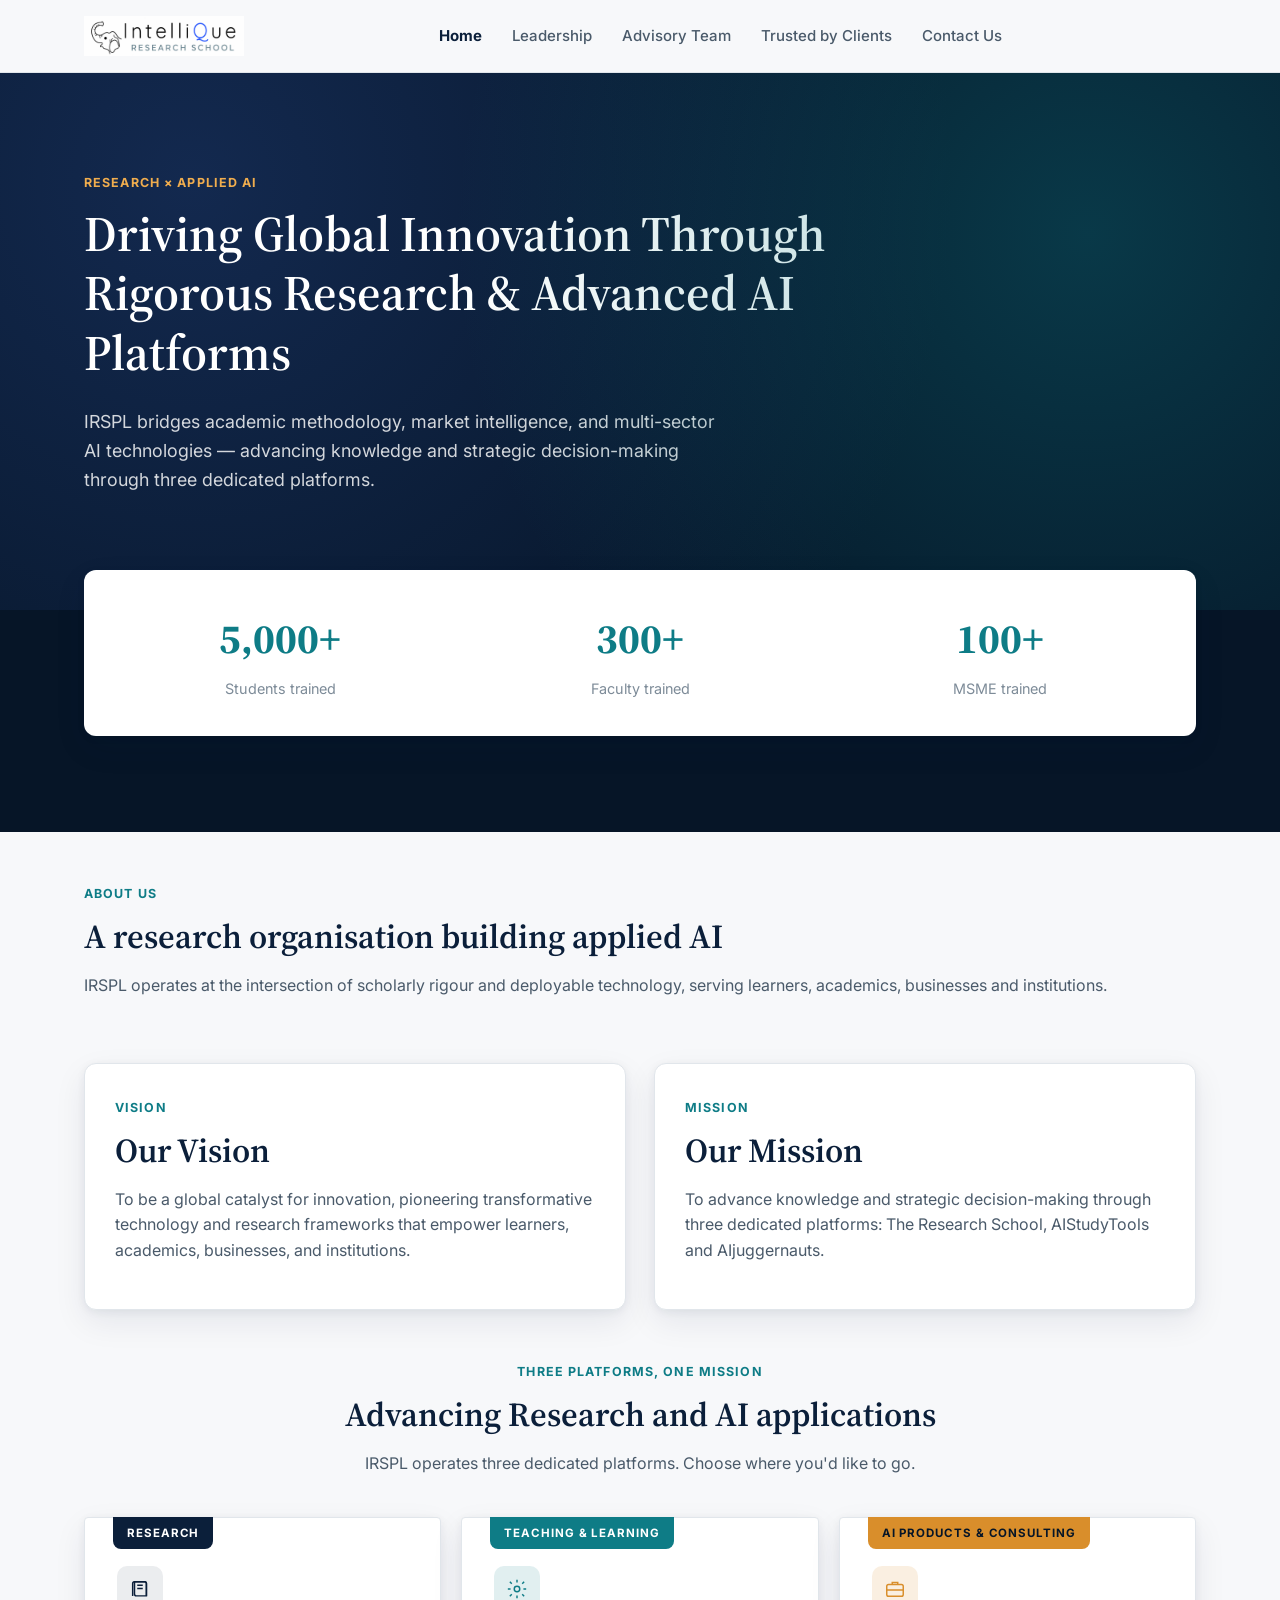
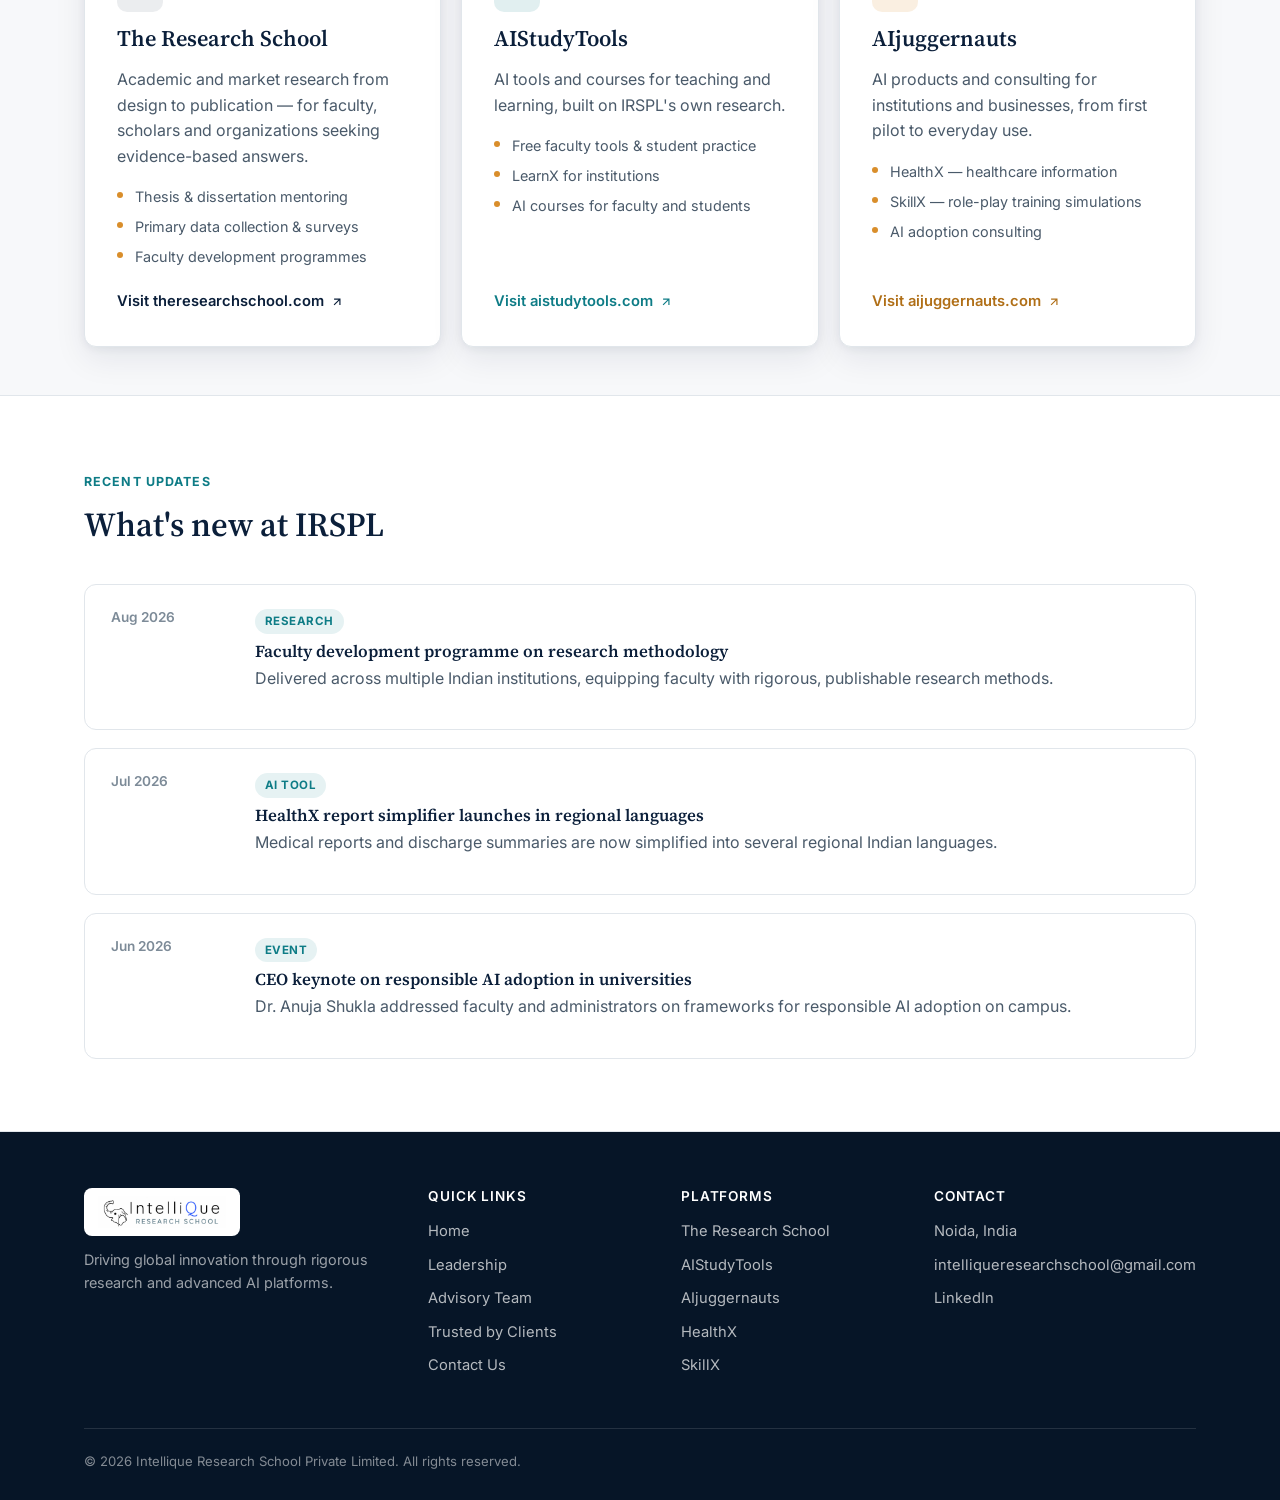
<file: index.html>
<!doctype html>
<html lang="en">
<head>
<meta charset="UTF-8">
<meta name="viewport" content="width=device-width, initial-scale=1.0">
<title>Intellique Research School Private Limited (IRSPL) | Research &amp; Applied AI</title>
<meta name="description" content="IRSPL drives global innovation through rigorous academic research and advanced AI platforms — The Research School and AIStudyTools.">
<link rel="preconnect" href="https://fonts.googleapis.com">
<link rel="preconnect" href="https://fonts.gstatic.com" crossorigin>
<link href="https://fonts.googleapis.com/css2?family=Source+Serif+4:wght@500;600;700&family=Inter:wght@400;500;600;700;800&display=swap" rel="stylesheet">
<link rel="stylesheet" href="css/styles.css">
</head>
<body>

<header class="site-header">
  <div class="nav-wrap">
    <a href="index.html" class="brand">
      <img src="images/IRS%20logo.jpeg" alt="Intellique Research School" class="brand-logo">
    </a>
    <nav class="primary-nav">
      <a href="index.html" class="active">Home</a>
      <a href="leadership.html">Leadership</a>
      <a href="advisory-team.html">Advisory Team</a>
      <a href="trusted-by-clients.html">Trusted by Clients</a>
      <a href="#" data-open-contact>Contact Us</a>
    </nav>
    <div class="nav-cta">
      <button class="nav-toggle" aria-label="Toggle menu"><span></span><span></span><span></span></button>
    </div>
  </div>
</header>

<section class="hero">
  <div class="container">
    <span class="eyebrow">Research × Applied AI</span>
    <h1>Driving Global Innovation Through Rigorous Research &amp; Advanced AI Platforms</h1>
    <p class="lede">IRSPL bridges academic methodology, market intelligence, and multi-sector AI technologies — advancing knowledge and strategic decision-making through three dedicated platforms.</p>
  </div>
</section>

<div class="stats-bar">
  <div class="container">
    <div class="stats-grid">
      <div class="stat">
        <div class="num" data-target="5000" data-suffix="+">5,000+</div>
        <div class="label">Students trained</div>
      </div>
      <div class="stat">
        <div class="num" data-target="300" data-suffix="+">300+</div>
        <div class="label">Faculty trained</div>
      </div>
      <div class="stat">
        <div class="num" data-target="100" data-suffix="+">100+</div>
        <div class="label">MSME trained</div>
      </div>
    </div>
  </div>
</div>

<section class="tight" style="padding-bottom:0;">
  <div class="container">
    <span class="eyebrow">About Us</span>
    <h2>A research organisation building applied AI</h2>
    <p class="lede">IRSPL operates at the intersection of scholarly rigour and deployable technology, serving learners, academics, businesses and institutions.</p>
  </div>
</section>

<section class="tight">
  <div class="container two-col">
    <div class="card-block">
      <span class="eyebrow">Vision</span>
      <h2>Our Vision</h2>
      <p>To be a global catalyst for innovation, pioneering transformative technology and research frameworks that empower learners, academics, businesses, and institutions.</p>
    </div>
    <div class="card-block">
      <span class="eyebrow">Mission</span>
      <h2>Our Mission</h2>
      <p>To advance knowledge and strategic decision-making through three dedicated platforms: The Research School, AIStudyTools and AIjuggernauts.</p>
    </div>
  </div>
</section>

<section class="tight" style="padding-top:0;">
  <div class="container">
    <div class="gateway-intro">
      <span class="eyebrow">Three Platforms, One Mission</span>
      <h2>Advancing Research and AI applications</h2>
      <p>IRSPL operates three dedicated platforms. Choose where you'd like to go.</p>
    </div>
    <div class="gateway-grid">
      <a class="gateway-card" href="https://theresearchschool.com" target="_blank" rel="noopener">
        <span class="gateway-tab">Research</span>
        <div class="icon">
          <svg viewBox="0 0 24 24"><path d="M4 19.5V6a2 2 0 0 1 2-2h11a2 2 0 0 1 2 2v13.5"/><path d="M6.5 4H17a2 2 0 0 1 2 2v13.5H8a2 2 0 0 1-2-2V4Z"/><path d="M9 8h6M9 11.5h6"/></svg>
        </div>
        <h3>The Research School</h3>
        <p>Academic and market research from design to publication — for faculty, scholars and organizations seeking evidence-based answers.</p>
        <ul class="gateway-list">
          <li>Thesis &amp; dissertation mentoring</li>
          <li>Primary data collection &amp; surveys</li>
          <li>Faculty development programmes</li>
        </ul>
        <span class="gateway-visit">Visit theresearchschool.com
          <svg viewBox="0 0 24 24" stroke="currentColor" fill="none" stroke-width="2"><path d="M7 17 17 7M7 7h10v10"/></svg>
        </span>
      </a>
      <a class="gateway-card ai" href="https://www.aistudytools.com" target="_blank" rel="noopener">
        <span class="gateway-tab">Teaching &amp; Learning</span>
        <div class="icon">
          <svg viewBox="0 0 24 24"><circle cx="12" cy="12" r="3"/><path d="M12 2v3M12 19v3M4.2 4.2l2.1 2.1M17.7 17.7l2.1 2.1M2 12h3M19 12h3M4.2 19.8l2.1-2.1M17.7 6.3l2.1-2.1"/></svg>
        </div>
        <h3>AIStudyTools</h3>
        <p>AI tools and courses for teaching and learning, built on IRSPL's own research.</p>
        <ul class="gateway-list">
          <li>Free faculty tools &amp; student practice</li>
          <li>LearnX for institutions</li>
          <li>AI courses for faculty and students</li>
        </ul>
        <span class="gateway-visit">Visit aistudytools.com
          <svg viewBox="0 0 24 24" stroke="currentColor" fill="none" stroke-width="2"><path d="M7 17 17 7M7 7h10v10"/></svg>
        </span>
      </a>
      <a class="gateway-card biz" href="https://aijuggernauts.com" target="_blank" rel="noopener">
        <span class="gateway-tab">AI Products &amp; Consulting</span>
        <div class="icon">
          <svg viewBox="0 0 24 24"><rect x="3" y="7" width="18" height="13" rx="2"/><path d="M9 7V5h6v2M3 13h18"/></svg>
        </div>
        <h3>AIjuggernauts</h3>
        <p>AI products and consulting for institutions and businesses, from first pilot to everyday use.</p>
        <ul class="gateway-list">
          <li>HealthX — healthcare information</li>
          <li>SkillX — role-play training simulations</li>
          <li>AI adoption consulting</li>
        </ul>
        <span class="gateway-visit">Visit aijuggernauts.com
          <svg viewBox="0 0 24 24" stroke="currentColor" fill="none" stroke-width="2"><path d="M7 17 17 7M7 7h10v10"/></svg>
        </span>
      </a>
    </div>
  </div>
</section>

<section style="background:var(--paper-raised); border-top:1px solid var(--line); border-bottom:1px solid var(--line);">
  <div class="container">
    <div class="section-head">
      <span class="eyebrow">Recent Updates</span>
      <h2>What's new at IRSPL</h2>
    </div>
    <div class="updates-list">
      <div class="update-item">
        <div class="date">Aug 2026</div>
        <div>
          <span class="tag">Research</span>
          <h3>Faculty development programme on research methodology</h3>
          <p>Delivered across multiple Indian institutions, equipping faculty with rigorous, publishable research methods.</p>
        </div>
      </div>
      <div class="update-item">
        <div class="date">Jul 2026</div>
        <div>
          <span class="tag">AI Tool</span>
          <h3>HealthX report simplifier launches in regional languages</h3>
          <p>Medical reports and discharge summaries are now simplified into several regional Indian languages.</p>
        </div>
      </div>
      <div class="update-item">
        <div class="date">Jun 2026</div>
        <div>
          <span class="tag">Event</span>
          <h3>CEO keynote on responsible AI adoption in universities</h3>
          <p>Dr. Anuja Shukla addressed faculty and administrators on frameworks for responsible AI adoption on campus.</p>
        </div>
      </div>
    </div>
  </div>
</section>

<footer class="site-footer">
  <div class="container">
    <div class="footer-grid">
      <div class="footer-brand">
        <a href="index.html" class="brand footer-brand-link">
          <img src="images/IRS%20logo.jpeg" alt="Intellique Research School" class="brand-logo">
        </a>
        <p>Driving global innovation through rigorous research and advanced AI platforms.</p>
      </div>
      <div>
        <h4>Quick Links</h4>
        <a href="index.html">Home</a>
        <a href="leadership.html">Leadership</a>
        <a href="advisory-team.html">Advisory Team</a>
        <a href="trusted-by-clients.html">Trusted by Clients</a>
        <a href="#" data-open-contact>Contact Us</a>
      </div>
      <div>
        <h4>Platforms</h4>
        <a href="https://www.theresearchschool.com/" target="_blank" rel="noopener">The Research School</a>
        <a href="https://www.aistudytools.com/" target="_blank" rel="noopener">AIStudyTools</a>
        <a href="https://aijuggernauts.com/" target="_blank" rel="noopener">AIjuggernauts</a>
        <a href="https://aijuggernauts.com/healthx/" target="_blank" rel="noopener">HealthX</a>
        <a href="https://aijuggernauts.com/skillx/" target="_blank" rel="noopener">SkillX</a>
      </div>
      <div>
        <h4>Contact</h4>
        <a href="#">Noida, India</a>
        <a href="mailto:intelliqueresearchschool@gmail.com">intelliqueresearchschool@gmail.com</a>
        <a href="https://www.linkedin.com/company/the-research-school/" target="_blank" rel="noopener">LinkedIn</a>
      </div>
    </div>
    <div class="footer-bottom">
      <span>© 2026 Intellique Research School Private Limited. All rights reserved.</span>
    </div>
  </div>
</footer>


<div class="modal-overlay" id="contactModal" hidden>
  <div class="modal" role="dialog" aria-modal="true" aria-labelledby="contactModalTitle">
    <button type="button" class="modal-close" aria-label="Close">&times;</button>
    <div class="section-head">
      <span class="eyebrow">Contact</span>
      <h2 id="contactModalTitle">Talk to our team</h2>
    </div>
    <div class="contact-info">
      <div class="item">
        <div class="k">Location</div>
        <div class="v">Noida, India</div>
      </div>
      <div class="item">
        <div class="k">Email</div>
        <div class="v">intelliqueresearchschool@gmail.com</div>
      </div>
    </div>
    <form class="contact-form" data-to="intelliqueresearchschool@gmail.com">
      <div>
        <label for="name">Name</label>
        <input type="text" id="name" name="name" required>
      </div>
      <div>
        <label for="email">Email</label>
        <input type="email" id="email" name="email" required>
      </div>
      <div>
        <label for="message">Message</label>
        <textarea id="message" name="message" rows="4" required></textarea>
      </div>
      <button type="submit" class="btn btn-teal">Send Message</button>
      <div class="status"></div>
    </form>
  </div>
</div>

<script src="js/main.js"></script>
</body>
</html>
</file>
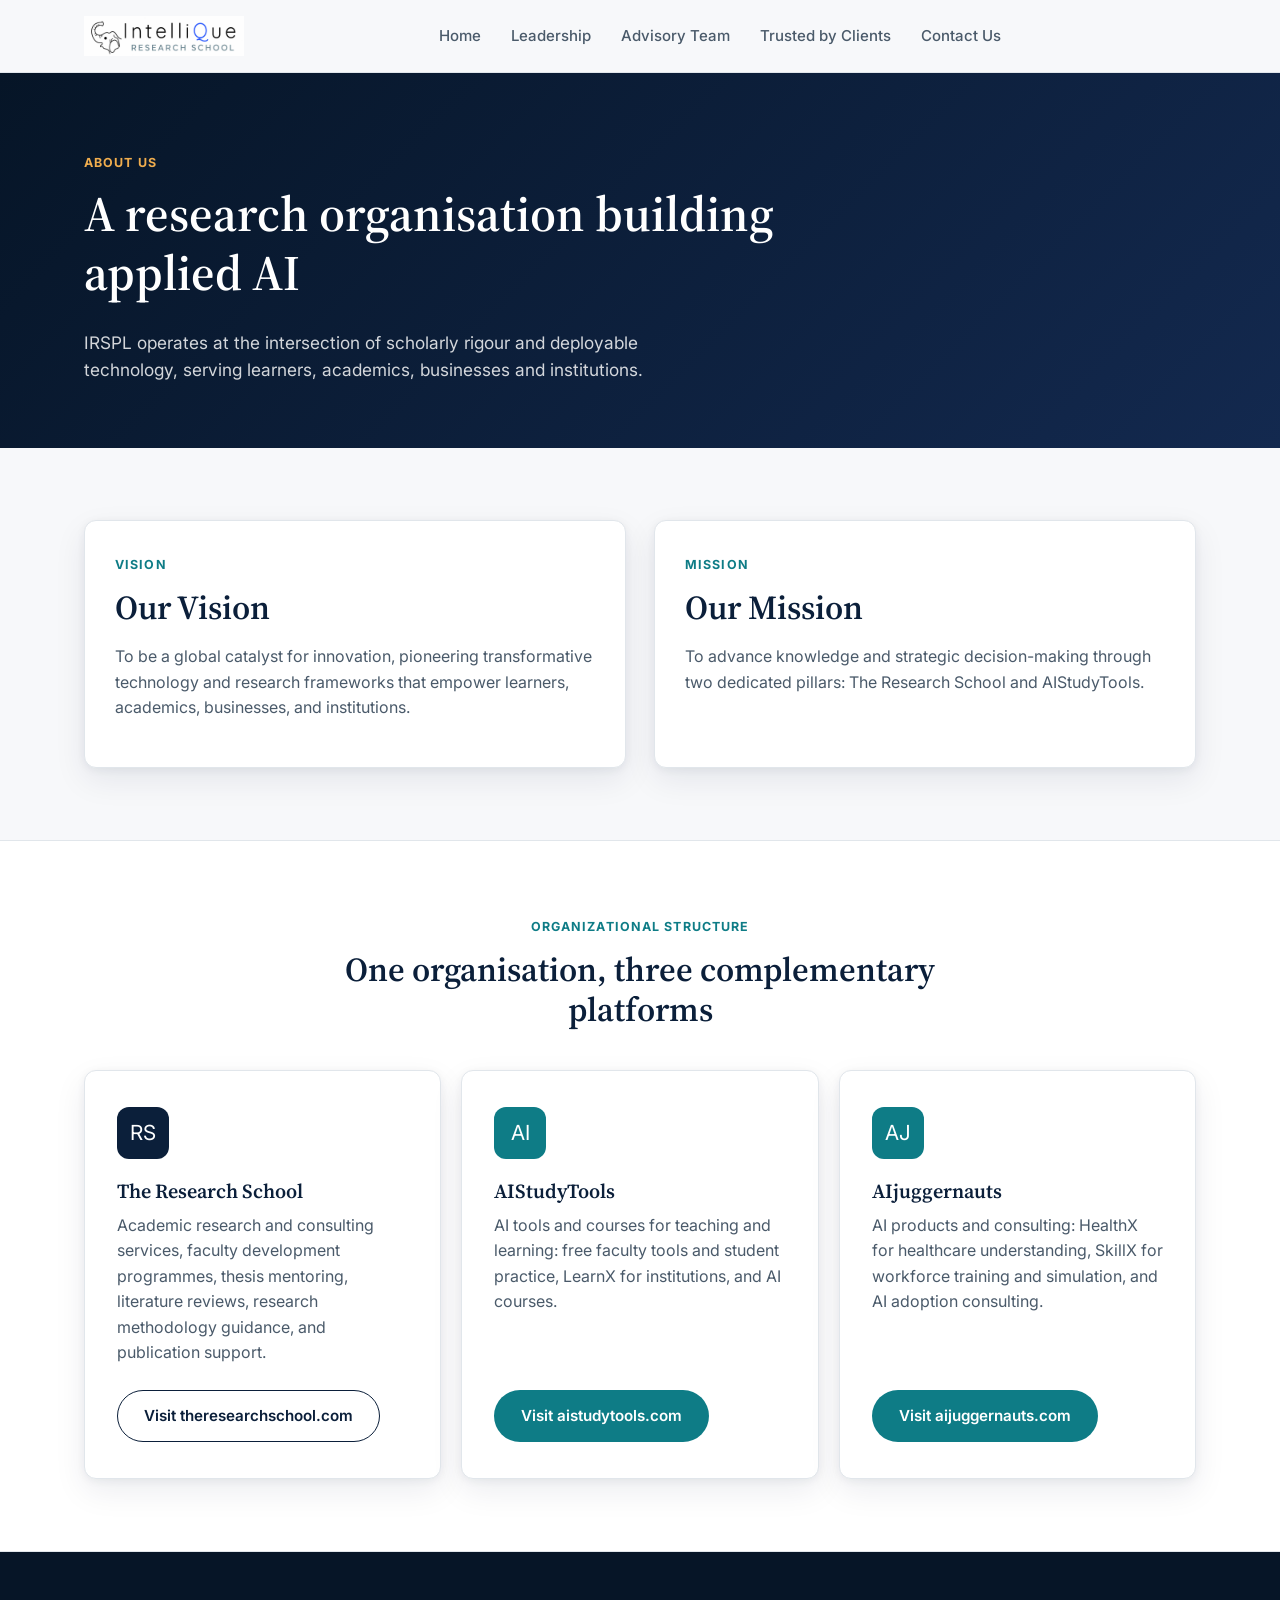
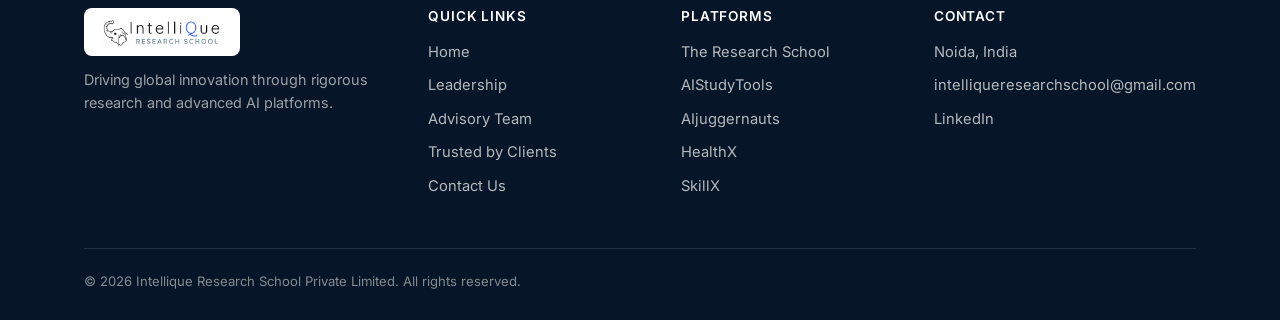
<file: about.html>
<!doctype html>
<html lang="en">
<head>
<meta charset="UTF-8">
<meta name="viewport" content="width=device-width, initial-scale=1.0">
<title>About IRSPL | Intellique Research School Private Limited</title>
<meta name="description" content="IRSPL's vision, mission and organizational structure — a research organisation building applied AI across two dedicated pillars.">
<link rel="preconnect" href="https://fonts.googleapis.com">
<link rel="preconnect" href="https://fonts.gstatic.com" crossorigin>
<link href="https://fonts.googleapis.com/css2?family=Source+Serif+4:wght@500;600;700&family=Inter:wght@400;500;600;700;800&display=swap" rel="stylesheet">
<link rel="stylesheet" href="css/styles.css">
</head>
<body>

<header class="site-header">
  <div class="nav-wrap">
    <a href="index.html" class="brand">
      <img src="images/IRS%20logo.jpeg" alt="Intellique Research School" class="brand-logo">
    </a>
    <nav class="primary-nav">
      <a href="index.html">Home</a>
      <a href="leadership.html">Leadership</a>
      <a href="advisory-team.html">Advisory Team</a>
      <a href="trusted-by-clients.html">Trusted by Clients</a>
      <a href="#" data-open-contact>Contact Us</a>
    </nav>
    <div class="nav-cta">
      <button class="nav-toggle" aria-label="Toggle menu"><span></span><span></span><span></span></button>
    </div>
  </div>
</header>

<section class="page-hero">
  <div class="container">
    <span class="eyebrow">About Us</span>
    <h1>A research organisation building applied AI</h1>
    <p class="lede">IRSPL operates at the intersection of scholarly rigour and deployable technology, serving learners, academics, businesses and institutions.</p>
  </div>
</section>

<section>
  <div class="container two-col">
    <div class="card-block">
      <span class="eyebrow">Vision</span>
      <h2>Our Vision</h2>
      <p>To be a global catalyst for innovation, pioneering transformative technology and research frameworks that empower learners, academics, businesses, and institutions.</p>
    </div>
    <div class="card-block">
      <span class="eyebrow">Mission</span>
      <h2>Our Mission</h2>
      <p>To advance knowledge and strategic decision-making through two dedicated pillars: The Research School and AIStudyTools.</p>
    </div>
  </div>
</section>

<section style="background:var(--paper-raised); border-top:1px solid var(--line); border-bottom:1px solid var(--line);">
  <div class="container">
    <div class="section-head center">
      <span class="eyebrow">Organizational Structure</span>
      <h2>One organisation, three complementary platforms</h2>
    </div>
    <div class="pillars-grid">
      <div class="pillar-card research">
        <div class="icon">RS</div>
        <h3>The Research School</h3>
        <p>Academic research and consulting services, faculty development programmes, thesis mentoring, literature reviews, research methodology guidance, and publication support.</p>
        <a href="https://www.theresearchschool.com/" class="btn btn-outline-navy">Visit theresearchschool.com</a>
      </div>
      <div class="pillar-card ai">
        <div class="icon">AI</div>
        <h3>AIStudyTools</h3>
        <p>AI tools and courses for teaching and learning: free faculty tools and student practice, LearnX for institutions, and AI courses.</p>
        <a href="https://www.aistudytools.com/" class="btn btn-teal">Visit aistudytools.com</a>
      </div>
      <div class="pillar-card ai">
        <div class="icon">AJ</div>
        <h3>AIjuggernauts</h3>
        <p>AI products and consulting: HealthX for healthcare understanding, SkillX for workforce training and simulation, and AI adoption consulting.</p>
        <a href="https://aijuggernauts.com/" class="btn btn-teal">Visit aijuggernauts.com</a>
      </div>
    </div>
  </div>
</section>

<footer class="site-footer">
  <div class="container">
    <div class="footer-grid">
      <div class="footer-brand">
        <a href="index.html" class="brand footer-brand-link">
          <img src="images/IRS%20logo.jpeg" alt="Intellique Research School" class="brand-logo">
        </a>
        <p>Driving global innovation through rigorous research and advanced AI platforms.</p>
      </div>
      <div>
        <h4>Quick Links</h4>
        <a href="index.html">Home</a>
        <a href="leadership.html">Leadership</a>
        <a href="advisory-team.html">Advisory Team</a>
        <a href="trusted-by-clients.html">Trusted by Clients</a>
        <a href="#" data-open-contact>Contact Us</a>
      </div>
      <div>
        <h4>Platforms</h4>
        <a href="https://www.theresearchschool.com/" target="_blank" rel="noopener">The Research School</a>
        <a href="https://www.aistudytools.com/" target="_blank" rel="noopener">AIStudyTools</a>
        <a href="https://aijuggernauts.com/" target="_blank" rel="noopener">AIjuggernauts</a>
        <a href="https://aijuggernauts.com/healthx/" target="_blank" rel="noopener">HealthX</a>
        <a href="https://aijuggernauts.com/skillx/" target="_blank" rel="noopener">SkillX</a>
      </div>
      <div>
        <h4>Contact</h4>
        <a href="#">Noida, India</a>
        <a href="mailto:intelliqueresearchschool@gmail.com">intelliqueresearchschool@gmail.com</a>
        <a href="#">LinkedIn</a>
      </div>
    </div>
    <div class="footer-bottom">
      <span>© 2026 Intellique Research School Private Limited. All rights reserved.</span>
    </div>
  </div>
</footer>


<div class="modal-overlay" id="contactModal" hidden>
  <div class="modal" role="dialog" aria-modal="true" aria-labelledby="contactModalTitle">
    <button type="button" class="modal-close" aria-label="Close">&times;</button>
    <div class="section-head">
      <span class="eyebrow">Contact</span>
      <h2 id="contactModalTitle">Talk to our team</h2>
    </div>
    <div class="contact-info">
      <div class="item">
        <div class="k">Location</div>
        <div class="v">Noida, India</div>
      </div>
      <div class="item">
        <div class="k">Email</div>
        <div class="v">intelliqueresearchschool@gmail.com</div>
      </div>
    </div>
    <form class="contact-form" data-to="intelliqueresearchschool@gmail.com">
      <div>
        <label for="name">Name</label>
        <input type="text" id="name" name="name" required>
      </div>
      <div>
        <label for="email">Email</label>
        <input type="email" id="email" name="email" required>
      </div>
      <div>
        <label for="message">Message</label>
        <textarea id="message" name="message" rows="4" required></textarea>
      </div>
      <button type="submit" class="btn btn-teal">Send Message</button>
      <div class="status"></div>
    </form>
  </div>
</div>

<script src="js/main.js"></script>
</body>
</html>
</file>
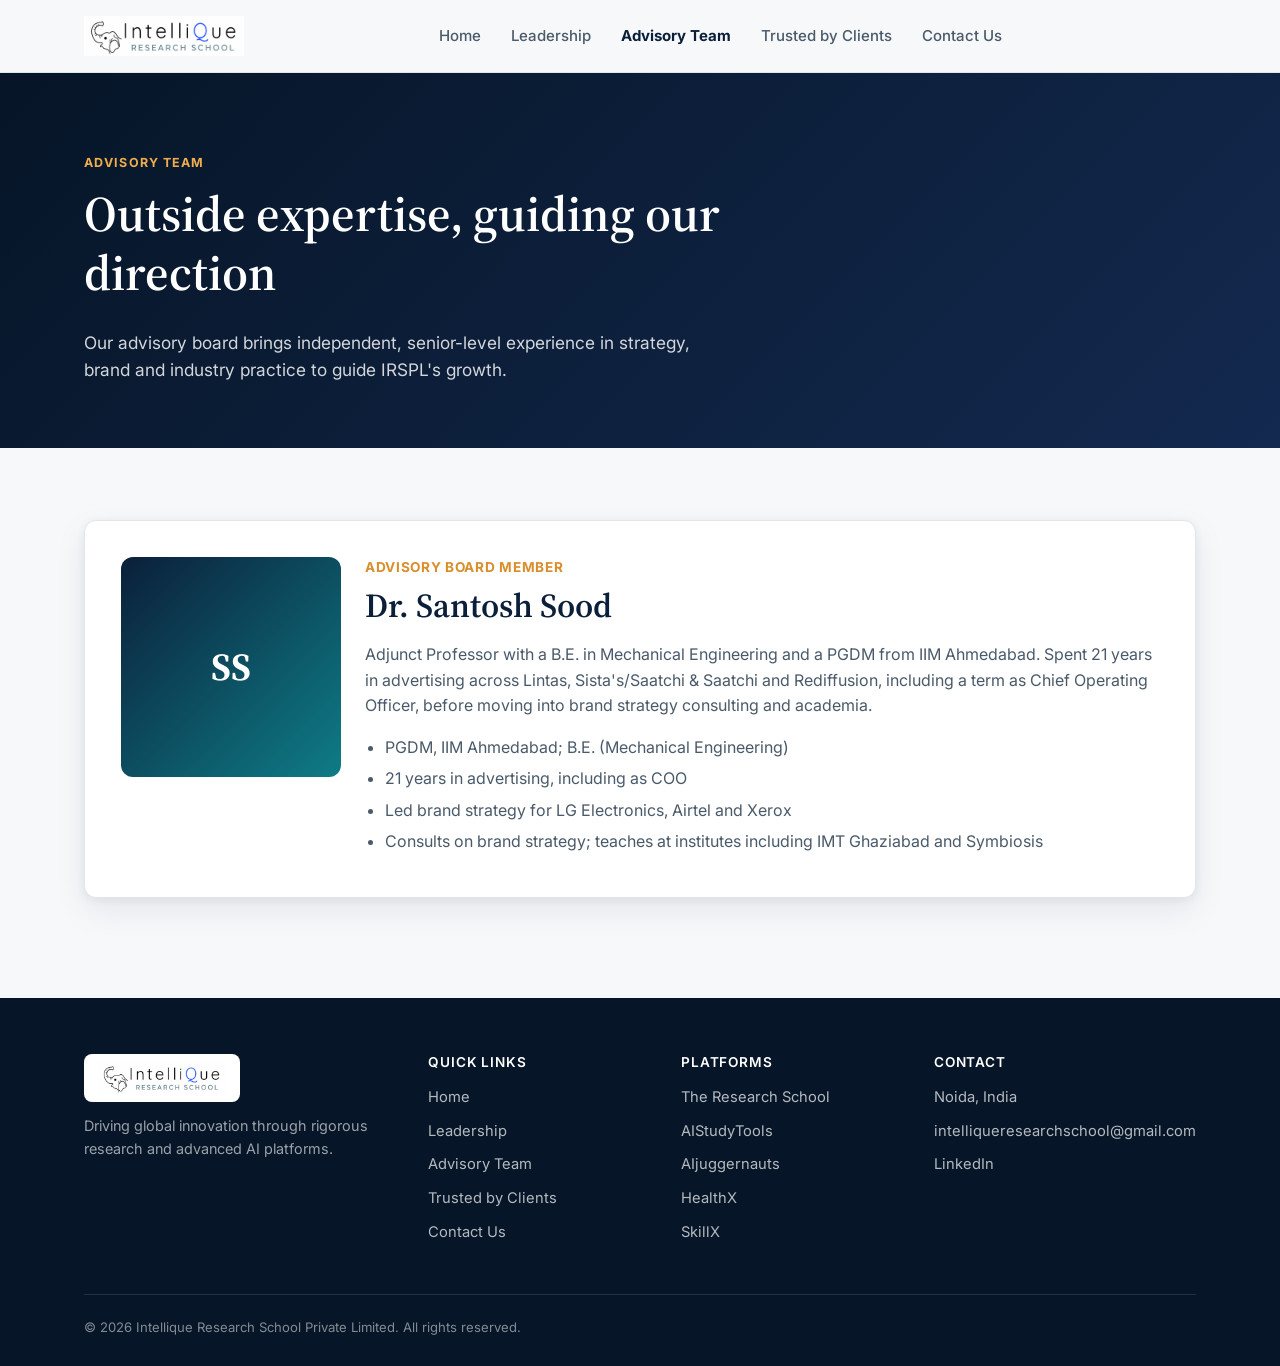
<file: advisory-team.html>
<!doctype html>
<html lang="en">
<head>
<meta charset="UTF-8">
<meta name="viewport" content="width=device-width, initial-scale=1.0">
<title>Advisory Team | Intellique Research School Private Limited</title>
<meta name="description" content="Meet IRSPL's advisory board, bringing outside expertise in strategy, brand and industry practice to guide the organization.">
<link rel="preconnect" href="https://fonts.googleapis.com">
<link rel="preconnect" href="https://fonts.gstatic.com" crossorigin>
<link href="https://fonts.googleapis.com/css2?family=Source+Serif+4:wght@500;600;700&family=Inter:wght@400;500;600;700;800&display=swap" rel="stylesheet">
<link rel="stylesheet" href="css/styles.css">
</head>
<body>

<header class="site-header">
  <div class="nav-wrap">
    <a href="index.html" class="brand">
      <img src="images/IRS%20logo.jpeg" alt="Intellique Research School" class="brand-logo">
    </a>
    <nav class="primary-nav">
      <a href="index.html">Home</a>
      <a href="leadership.html">Leadership</a>
      <a href="advisory-team.html" class="active">Advisory Team</a>
      <a href="trusted-by-clients.html">Trusted by Clients</a>
      <a href="#" data-open-contact>Contact Us</a>
    </nav>
    <div class="nav-cta">
      <button class="nav-toggle" aria-label="Toggle menu"><span></span><span></span><span></span></button>
    </div>
  </div>
</header>

<section class="page-hero">
  <div class="container">
    <span class="eyebrow">Advisory Team</span>
    <h1>Outside expertise, guiding our direction</h1>
    <p class="lede">Our advisory board brings independent, senior-level experience in strategy, brand and industry practice to guide IRSPL's growth.</p>
  </div>
</section>

<section>
  <div class="container">

    <div class="leader-card">
      <div class="photo">SS</div>
      <div>
        <span class="role">Advisory Board Member</span>
        <h2>Dr. Santosh Sood</h2>
        <p>Adjunct Professor with a B.E. in Mechanical Engineering and a PGDM from IIM Ahmedabad. Spent 21 years in advertising across Lintas, Sista's/Saatchi &amp; Saatchi and Rediffusion, including a term as Chief Operating Officer, before moving into brand strategy consulting and academia.</p>
        <ul>
          <li>PGDM, IIM Ahmedabad; B.E. (Mechanical Engineering)</li>
          <li>21 years in advertising, including as COO</li>
          <li>Led brand strategy for LG Electronics, Airtel and Xerox</li>
          <li>Consults on brand strategy; teaches at institutes including IMT Ghaziabad and Symbiosis</li>
        </ul>
      </div>
    </div>

  </div>
</section>

<footer class="site-footer">
  <div class="container">
    <div class="footer-grid">
      <div class="footer-brand">
        <a href="index.html" class="brand footer-brand-link">
          <img src="images/IRS%20logo.jpeg" alt="Intellique Research School" class="brand-logo">
        </a>
        <p>Driving global innovation through rigorous research and advanced AI platforms.</p>
      </div>
      <div>
        <h4>Quick Links</h4>
        <a href="index.html">Home</a>
        <a href="leadership.html">Leadership</a>
        <a href="advisory-team.html">Advisory Team</a>
        <a href="trusted-by-clients.html">Trusted by Clients</a>
        <a href="#" data-open-contact>Contact Us</a>
      </div>
      <div>
        <h4>Platforms</h4>
        <a href="https://www.theresearchschool.com/" target="_blank" rel="noopener">The Research School</a>
        <a href="https://www.aistudytools.com/" target="_blank" rel="noopener">AIStudyTools</a>
        <a href="https://aijuggernauts.com/" target="_blank" rel="noopener">AIjuggernauts</a>
        <a href="https://aijuggernauts.com/healthx/" target="_blank" rel="noopener">HealthX</a>
        <a href="https://aijuggernauts.com/skillx/" target="_blank" rel="noopener">SkillX</a>
      </div>
      <div>
        <h4>Contact</h4>
        <a href="#">Noida, India</a>
        <a href="mailto:intelliqueresearchschool@gmail.com">intelliqueresearchschool@gmail.com</a>
        <a href="https://www.linkedin.com/company/the-research-school/" target="_blank" rel="noopener">LinkedIn</a>
      </div>
    </div>
    <div class="footer-bottom">
      <span>© 2026 Intellique Research School Private Limited. All rights reserved.</span>
    </div>
  </div>
</footer>


<div class="modal-overlay" id="contactModal" hidden>
  <div class="modal" role="dialog" aria-modal="true" aria-labelledby="contactModalTitle">
    <button type="button" class="modal-close" aria-label="Close">&times;</button>
    <div class="section-head">
      <span class="eyebrow">Contact</span>
      <h2 id="contactModalTitle">Talk to our team</h2>
    </div>
    <div class="contact-info">
      <div class="item">
        <div class="k">Location</div>
        <div class="v">Noida, India</div>
      </div>
      <div class="item">
        <div class="k">Email</div>
        <div class="v">intelliqueresearchschool@gmail.com</div>
      </div>
    </div>
    <form class="contact-form" data-to="intelliqueresearchschool@gmail.com">
      <div>
        <label for="name">Name</label>
        <input type="text" id="name" name="name" required>
      </div>
      <div>
        <label for="email">Email</label>
        <input type="email" id="email" name="email" required>
      </div>
      <div>
        <label for="message">Message</label>
        <textarea id="message" name="message" rows="4" required></textarea>
      </div>
      <button type="submit" class="btn btn-teal">Send Message</button>
      <div class="status"></div>
    </form>
  </div>
</div>

<script src="js/main.js"></script>
</body>
</html>
</file>
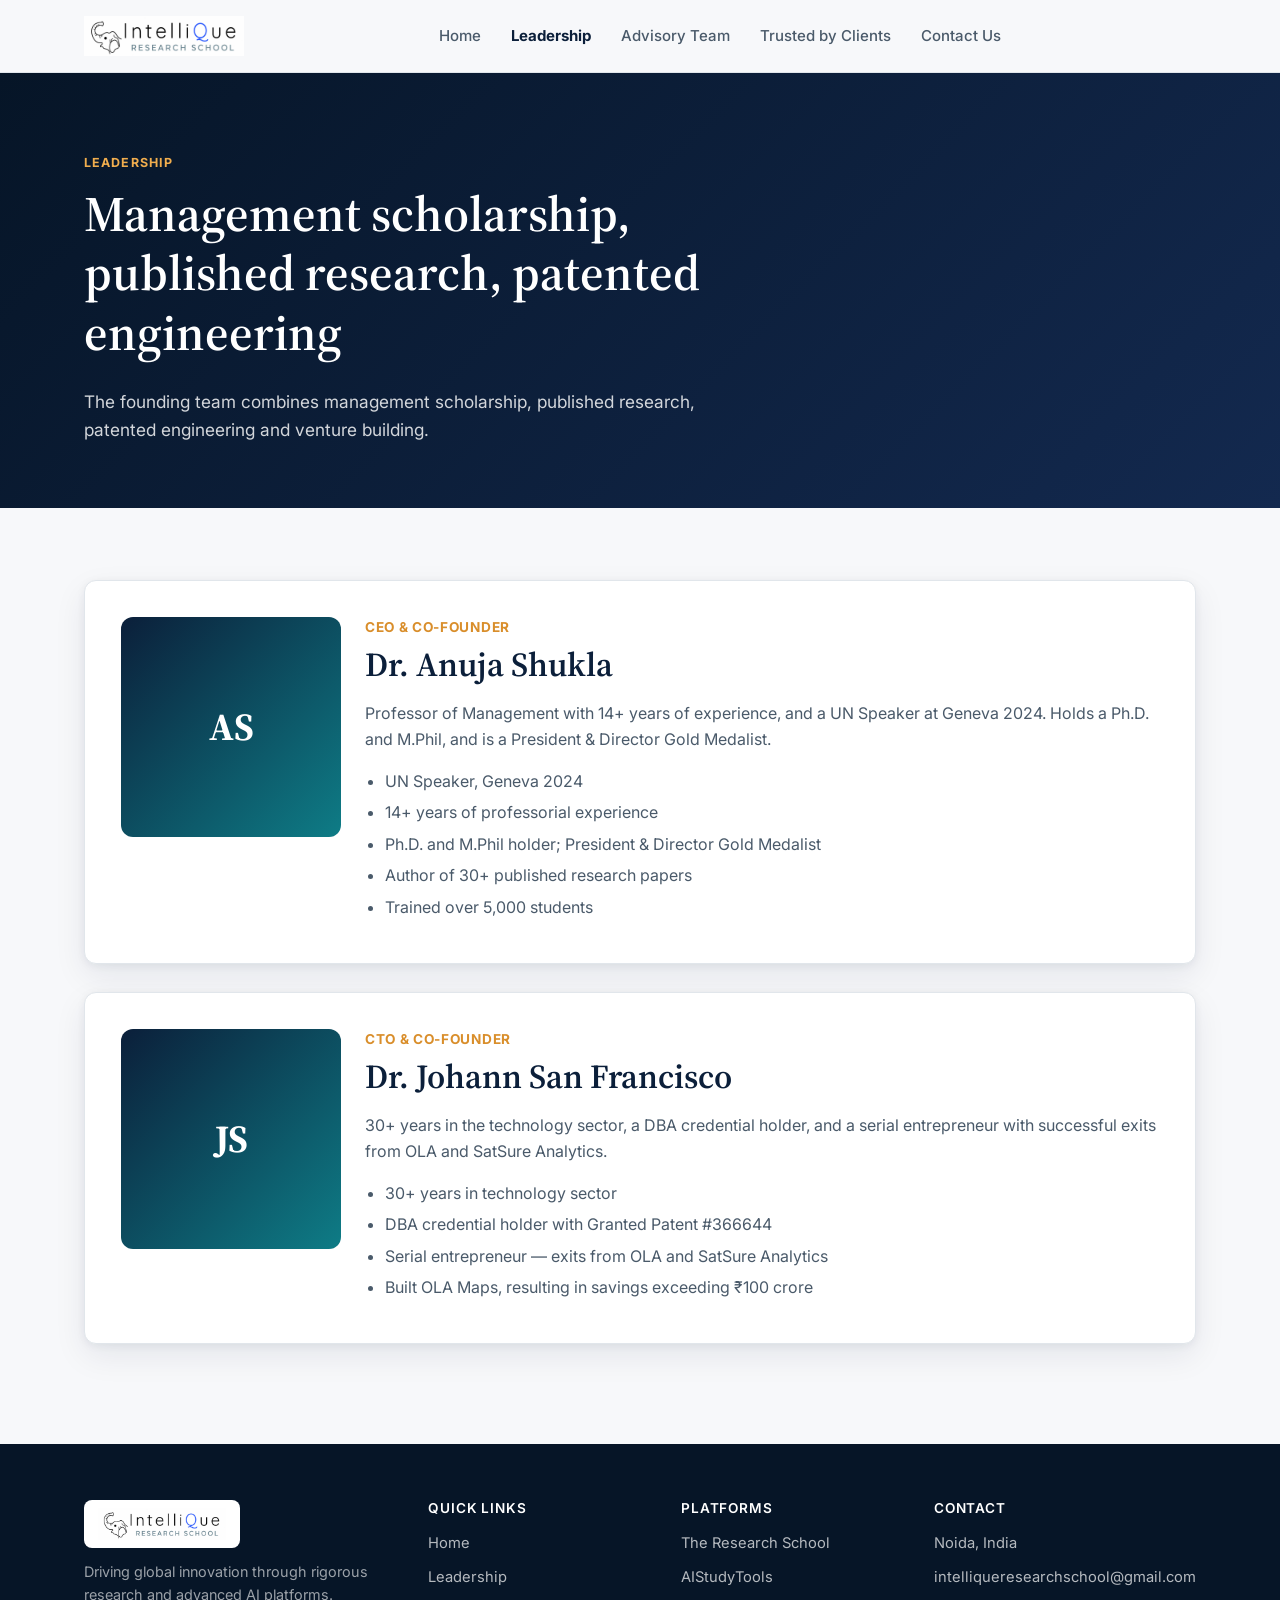
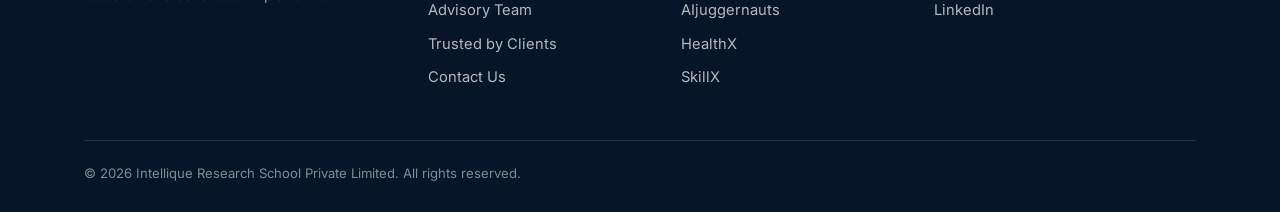
<file: leadership.html>
<!doctype html>
<html lang="en">
<head>
<meta charset="UTF-8">
<meta name="viewport" content="width=device-width, initial-scale=1.0">
<title>Leadership | Intellique Research School Private Limited</title>
<meta name="description" content="Meet the founding leadership of IRSPL: Dr. Anuja Shukla (CEO) and Dr. Johann San Francisco (CTO).">
<link rel="preconnect" href="https://fonts.googleapis.com">
<link rel="preconnect" href="https://fonts.gstatic.com" crossorigin>
<link href="https://fonts.googleapis.com/css2?family=Source+Serif+4:wght@500;600;700&family=Inter:wght@400;500;600;700;800&display=swap" rel="stylesheet">
<link rel="stylesheet" href="css/styles.css">
</head>
<body>

<header class="site-header">
  <div class="nav-wrap">
    <a href="index.html" class="brand">
      <img src="images/IRS%20logo.jpeg" alt="Intellique Research School" class="brand-logo">
    </a>
    <nav class="primary-nav">
      <a href="index.html">Home</a>
      <a href="leadership.html" class="active">Leadership</a>
      <a href="advisory-team.html">Advisory Team</a>
      <a href="trusted-by-clients.html">Trusted by Clients</a>
      <a href="#" data-open-contact>Contact Us</a>
    </nav>
    <div class="nav-cta">
      <button class="nav-toggle" aria-label="Toggle menu"><span></span><span></span><span></span></button>
    </div>
  </div>
</header>

<section class="page-hero">
  <div class="container">
    <span class="eyebrow">Leadership</span>
    <h1>Management scholarship, published research, patented engineering</h1>
    <p class="lede">The founding team combines management scholarship, published research, patented engineering and venture building.</p>
  </div>
</section>

<section>
  <div class="container">

    <div class="leader-card">
      <div class="photo">AS</div>
      <div>
        <span class="role">CEO &amp; Co-founder</span>
        <h2>Dr. Anuja Shukla</h2>
        <p>Professor of Management with 14+ years of experience, and a UN Speaker at Geneva 2024. Holds a Ph.D. and M.Phil, and is a President &amp; Director Gold Medalist.</p>
        <ul>
          <li>UN Speaker, Geneva 2024</li>
          <li>14+ years of professorial experience</li>
          <li>Ph.D. and M.Phil holder; President &amp; Director Gold Medalist</li>
          <li>Author of 30+ published research papers</li>
          <li>Trained over 5,000 students</li>
        </ul>
      </div>
    </div>

    <div class="leader-card">
      <div class="photo">JS</div>
      <div>
        <span class="role">CTO &amp; Co-founder</span>
        <h2>Dr. Johann San Francisco</h2>
        <p>30+ years in the technology sector, a DBA credential holder, and a serial entrepreneur with successful exits from OLA and SatSure Analytics.</p>
        <ul>
          <li>30+ years in technology sector</li>
          <li>DBA credential holder with Granted Patent #366644</li>
          <li>Serial entrepreneur — exits from OLA and SatSure Analytics</li>
          <li>Built OLA Maps, resulting in savings exceeding ₹100 crore</li>
        </ul>
      </div>
    </div>

  </div>
</section>

<footer class="site-footer">
  <div class="container">
    <div class="footer-grid">
      <div class="footer-brand">
        <a href="index.html" class="brand footer-brand-link">
          <img src="images/IRS%20logo.jpeg" alt="Intellique Research School" class="brand-logo">
        </a>
        <p>Driving global innovation through rigorous research and advanced AI platforms.</p>
      </div>
      <div>
        <h4>Quick Links</h4>
        <a href="index.html">Home</a>
        <a href="leadership.html">Leadership</a>
        <a href="advisory-team.html">Advisory Team</a>
        <a href="trusted-by-clients.html">Trusted by Clients</a>
        <a href="#" data-open-contact>Contact Us</a>
      </div>
      <div>
        <h4>Platforms</h4>
        <a href="https://www.theresearchschool.com/" target="_blank" rel="noopener">The Research School</a>
        <a href="https://www.aistudytools.com/" target="_blank" rel="noopener">AIStudyTools</a>
        <a href="https://aijuggernauts.com/" target="_blank" rel="noopener">AIjuggernauts</a>
        <a href="https://aijuggernauts.com/healthx/" target="_blank" rel="noopener">HealthX</a>
        <a href="https://aijuggernauts.com/skillx/" target="_blank" rel="noopener">SkillX</a>
      </div>
      <div>
        <h4>Contact</h4>
        <a href="#">Noida, India</a>
        <a href="mailto:intelliqueresearchschool@gmail.com">intelliqueresearchschool@gmail.com</a>
        <a href="https://www.linkedin.com/company/the-research-school/" target="_blank" rel="noopener">LinkedIn</a>
      </div>
    </div>
    <div class="footer-bottom">
      <span>© 2026 Intellique Research School Private Limited. All rights reserved.</span>
    </div>
  </div>
</footer>


<div class="modal-overlay" id="contactModal" hidden>
  <div class="modal" role="dialog" aria-modal="true" aria-labelledby="contactModalTitle">
    <button type="button" class="modal-close" aria-label="Close">&times;</button>
    <div class="section-head">
      <span class="eyebrow">Contact</span>
      <h2 id="contactModalTitle">Talk to our team</h2>
    </div>
    <div class="contact-info">
      <div class="item">
        <div class="k">Location</div>
        <div class="v">Noida, India</div>
      </div>
      <div class="item">
        <div class="k">Email</div>
        <div class="v">intelliqueresearchschool@gmail.com</div>
      </div>
    </div>
    <form class="contact-form" data-to="intelliqueresearchschool@gmail.com">
      <div>
        <label for="name">Name</label>
        <input type="text" id="name" name="name" required>
      </div>
      <div>
        <label for="email">Email</label>
        <input type="email" id="email" name="email" required>
      </div>
      <div>
        <label for="message">Message</label>
        <textarea id="message" name="message" rows="4" required></textarea>
      </div>
      <button type="submit" class="btn btn-teal">Send Message</button>
      <div class="status"></div>
    </form>
  </div>
</div>

<script src="js/main.js"></script>
</body>
</html>
</file>
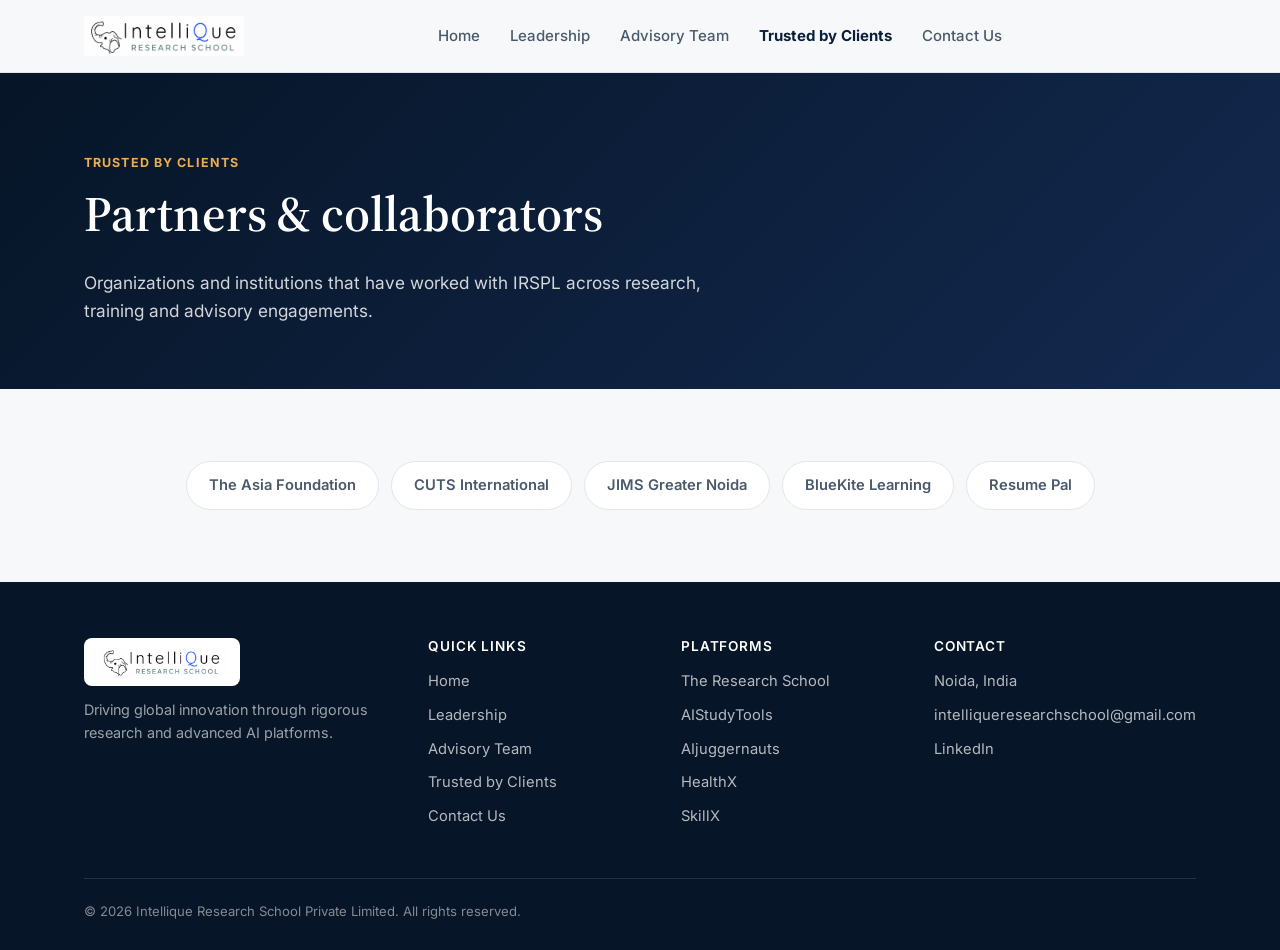
<file: trusted-by-clients.html>
<!doctype html>
<html lang="en">
<head>
<meta charset="UTF-8">
<meta name="viewport" content="width=device-width, initial-scale=1.0">
<title>Trusted by Clients | Intellique Research School Private Limited</title>
<meta name="description" content="Organizations, institutions and partners that have worked with IRSPL across research, training and advisory engagements.">
<link rel="preconnect" href="https://fonts.googleapis.com">
<link rel="preconnect" href="https://fonts.gstatic.com" crossorigin>
<link href="https://fonts.googleapis.com/css2?family=Source+Serif+4:wght@500;600;700&family=Inter:wght@400;500;600;700;800&display=swap" rel="stylesheet">
<link rel="stylesheet" href="css/styles.css">
</head>
<body>

<header class="site-header">
  <div class="nav-wrap">
    <a href="index.html" class="brand">
      <img src="images/IRS%20logo.jpeg" alt="Intellique Research School" class="brand-logo">
    </a>
    <nav class="primary-nav">
      <a href="index.html">Home</a>
      <a href="leadership.html">Leadership</a>
      <a href="advisory-team.html">Advisory Team</a>
      <a href="trusted-by-clients.html" class="active">Trusted by Clients</a>
      <a href="#" data-open-contact>Contact Us</a>
    </nav>
    <div class="nav-cta">
      <button class="nav-toggle" aria-label="Toggle menu"><span></span><span></span><span></span></button>
    </div>
  </div>
</header>

<section class="page-hero">
  <div class="container">
    <span class="eyebrow">Trusted by Clients</span>
    <h1>Partners &amp; collaborators</h1>
    <p class="lede">Organizations and institutions that have worked with IRSPL across research, training and advisory engagements.</p>
  </div>
</section>

<section>
  <div class="container">
    <div class="partners-strip">
      <span class="partner-chip">The Asia Foundation</span>
      <span class="partner-chip">CUTS International</span>
      <span class="partner-chip">JIMS Greater Noida</span>
      <span class="partner-chip">BlueKite Learning</span>
      <span class="partner-chip">Resume Pal</span>
    </div>
  </div>
</section>

<footer class="site-footer">
  <div class="container">
    <div class="footer-grid">
      <div class="footer-brand">
        <a href="index.html" class="brand footer-brand-link">
          <img src="images/IRS%20logo.jpeg" alt="Intellique Research School" class="brand-logo">
        </a>
        <p>Driving global innovation through rigorous research and advanced AI platforms.</p>
      </div>
      <div>
        <h4>Quick Links</h4>
        <a href="index.html">Home</a>
        <a href="leadership.html">Leadership</a>
        <a href="advisory-team.html">Advisory Team</a>
        <a href="trusted-by-clients.html">Trusted by Clients</a>
        <a href="#" data-open-contact>Contact Us</a>
      </div>
      <div>
        <h4>Platforms</h4>
        <a href="https://www.theresearchschool.com/" target="_blank" rel="noopener">The Research School</a>
        <a href="https://www.aistudytools.com/" target="_blank" rel="noopener">AIStudyTools</a>
        <a href="https://aijuggernauts.com/" target="_blank" rel="noopener">AIjuggernauts</a>
        <a href="https://aijuggernauts.com/healthx/" target="_blank" rel="noopener">HealthX</a>
        <a href="https://aijuggernauts.com/skillx/" target="_blank" rel="noopener">SkillX</a>
      </div>
      <div>
        <h4>Contact</h4>
        <a href="#">Noida, India</a>
        <a href="mailto:intelliqueresearchschool@gmail.com">intelliqueresearchschool@gmail.com</a>
        <a href="https://www.linkedin.com/company/the-research-school/" target="_blank" rel="noopener">LinkedIn</a>
      </div>
    </div>
    <div class="footer-bottom">
      <span>© 2026 Intellique Research School Private Limited. All rights reserved.</span>
    </div>
  </div>
</footer>


<div class="modal-overlay" id="contactModal" hidden>
  <div class="modal" role="dialog" aria-modal="true" aria-labelledby="contactModalTitle">
    <button type="button" class="modal-close" aria-label="Close">&times;</button>
    <div class="section-head">
      <span class="eyebrow">Contact</span>
      <h2 id="contactModalTitle">Talk to our team</h2>
    </div>
    <div class="contact-info">
      <div class="item">
        <div class="k">Location</div>
        <div class="v">Noida, India</div>
      </div>
      <div class="item">
        <div class="k">Email</div>
        <div class="v">intelliqueresearchschool@gmail.com</div>
      </div>
    </div>
    <form class="contact-form" data-to="intelliqueresearchschool@gmail.com">
      <div>
        <label for="name">Name</label>
        <input type="text" id="name" name="name" required>
      </div>
      <div>
        <label for="email">Email</label>
        <input type="email" id="email" name="email" required>
      </div>
      <div>
        <label for="message">Message</label>
        <textarea id="message" name="message" rows="4" required></textarea>
      </div>
      <button type="submit" class="btn btn-teal">Send Message</button>
      <div class="status"></div>
    </form>
  </div>
</div>

<script src="js/main.js"></script>
</body>
</html>
</file>
<file: css/styles.css>
/* ==========================================================================
   IRSPL — Intellique Research School Private Limited
   Shared design system: navy / teal / amber
   ========================================================================== */

:root {
  --navy: #0b1f3a;
  --navy-deep: #061527;
  --navy-soft: #13294f;
  --teal: #0e7c86;
  --teal-light: #12a5b3;
  --amber: #d98e2b;
  --amber-light: #f0ad4e;
  --paper: #f7f8fa;
  --paper-raised: #ffffff;
  --ink: #101720;
  --ink-soft: #4a5a6a;
  --ink-faint: #7d8b98;
  --line: #e1e6eb;
  --shadow: 0 2px 8px rgba(11, 31, 58, 0.06), 0 12px 32px rgba(11, 31, 58, 0.08);
  --radius: 12px;
  --font-serif: "Source Serif 4", Georgia, serif;
  --font-sans: "Inter", -apple-system, "Segoe UI", sans-serif;
}

* { box-sizing: border-box; }
html { scroll-behavior: smooth; }

body {
  margin: 0;
  font-family: var(--font-sans);
  color: var(--ink);
  background: var(--paper);
  line-height: 1.6;
  -webkit-font-smoothing: antialiased;
}

img { max-width: 100%; display: block; }

h1, h2, h3, h4 {
  font-family: var(--font-serif);
  color: var(--navy);
  line-height: 1.2;
  margin: 0 0 0.5em;
  font-weight: 600;
}

h1 { font-size: clamp(2rem, 4.5vw, 3.1rem); }
h2 { font-size: clamp(1.5rem, 3vw, 2.1rem); }
h3 { font-size: 1.25rem; }

p { margin: 0 0 1em; color: var(--ink-soft); }

a { color: var(--teal); text-decoration: none; }
a:hover { color: var(--teal-light); }

.container {
  max-width: 1160px;
  margin: 0 auto;
  padding: 0 24px;
}

section { padding: 72px 0; }
section.tight { padding: 48px 0; }

.eyebrow {
  font-family: var(--font-sans);
  font-size: 0.78rem;
  font-weight: 700;
  letter-spacing: 0.09em;
  text-transform: uppercase;
  color: var(--teal);
  margin-bottom: 12px;
  display: inline-block;
}

.section-head { max-width: 680px; margin: 0 0 40px; }
.section-head.center { margin-left: auto; margin-right: auto; text-align: center; }

/* ---------- Buttons ---------- */
.btn {
  display: inline-flex;
  align-items: center;
  gap: 8px;
  padding: 13px 26px;
  border-radius: 999px;
  font-weight: 600;
  font-size: 0.95rem;
  border: 1.5px solid transparent;
  cursor: pointer;
  transition: transform 0.15s ease, box-shadow 0.15s ease, background 0.15s ease, color 0.15s ease;
}
.btn:hover { transform: translateY(-1px); }

.btn-primary { background: var(--amber); color: var(--navy-deep); }
.btn-primary:hover { background: var(--amber-light); color: var(--navy-deep); }

.btn-teal { background: var(--teal); color: #fff; }
.btn-teal:hover { background: var(--teal-light); color: #fff; }

.btn-outline { background: transparent; border-color: rgba(255,255,255,0.5); color: #fff; }
.btn-outline:hover { background: rgba(255,255,255,0.12); color: #fff; }

.btn-outline-navy { background: transparent; border-color: var(--navy); color: var(--navy); }
.btn-outline-navy:hover { background: var(--navy); color: #fff; }

/* ---------- Header / Nav ---------- */
header.site-header {
  position: sticky;
  top: 0;
  z-index: 100;
  background: rgba(247, 248, 250, 0.92);
  backdrop-filter: blur(8px);
  border-bottom: 1px solid var(--line);
}

.nav-wrap {
  max-width: 1160px;
  margin: 0 auto;
  padding: 16px 24px;
  display: flex;
  align-items: center;
  justify-content: space-between;
}

.brand {
  display: flex;
  align-items: center;
  gap: 10px;
  font-family: var(--font-serif);
  font-weight: 700;
  font-size: 1.15rem;
  color: var(--navy);
}
.brand .mark {
  width: 38px; height: 38px;
  border-radius: 9px;
  background: linear-gradient(135deg, var(--navy) 0%, var(--teal) 100%);
  color: #fff;
  display: flex; align-items: center; justify-content: center;
  font-family: var(--font-sans);
  font-weight: 800;
  font-size: 0.95rem;
  flex-shrink: 0;
}
.brand .full { display: flex; flex-direction: column; line-height: 1.15; }
.brand .full small {
  font-family: var(--font-sans);
  font-weight: 500;
  font-size: 0.65rem;
  color: var(--ink-faint);
  letter-spacing: 0.03em;
}
.brand-logo {
  height: 40px;
  width: auto;
  display: block;
}
.footer-brand .brand.footer-brand-link {
  background: #fff;
  padding: 8px 14px;
  border-radius: 8px;
  display: inline-flex;
}
.footer-brand .brand.footer-brand-link .brand-logo { height: 32px; }

nav.primary-nav { display: flex; align-items: center; gap: 30px; }
nav.primary-nav a {
  color: var(--ink-soft);
  font-weight: 500;
  font-size: 0.94rem;
}
nav.primary-nav a:hover, nav.primary-nav a.active { color: var(--navy); }
nav.primary-nav a.active { font-weight: 700; }

.nav-cta { display: flex; align-items: center; gap: 14px; }

.nav-toggle {
  display: none;
  background: none;
  border: none;
  cursor: pointer;
  padding: 6px;
}
.nav-toggle span {
  display: block;
  width: 24px; height: 2px;
  background: var(--navy);
  margin: 5px 0;
  transition: 0.2s;
}

@media (max-width: 880px) {
  nav.primary-nav {
    position: absolute;
    top: 100%; left: 0; right: 0;
    background: var(--paper-raised);
    border-bottom: 1px solid var(--line);
    flex-direction: column;
    align-items: flex-start;
    gap: 0;
    padding: 8px 24px 20px;
    display: none;
  }
  nav.primary-nav.open { display: flex; }
  nav.primary-nav a { padding: 12px 0; width: 100%; border-bottom: 1px solid var(--line); }
  .nav-toggle { display: block; }
  .nav-cta .btn span.long { display: none; }
}

/* ---------- Hero ---------- */
.hero {
  background: radial-gradient(circle at 15% 20%, var(--navy-soft), var(--navy-deep) 65%);
  color: #fff;
  padding: 96px 0 80px;
  position: relative;
  overflow: hidden;
}
.hero::after {
  content: "";
  position: absolute;
  inset: 0;
  background: radial-gradient(circle at 85% 30%, rgba(14,124,134,0.35), transparent 55%);
  pointer-events: none;
}
.hero .container { position: relative; }
.hero .eyebrow { color: var(--amber-light); }
.hero h1 { color: #fff; max-width: 780px; }
.hero .lede { color: rgba(255,255,255,0.82); font-size: 1.12rem; max-width: 640px; margin-bottom: 36px; }

.page-hero {
  background: linear-gradient(135deg, var(--navy-deep), var(--navy-soft));
  color: #fff;
  padding: 76px 0 64px;
}
.page-hero .eyebrow { color: var(--amber-light); }
.page-hero h1 { color: #fff; max-width: 760px; }
.page-hero .lede { color: rgba(255,255,255,0.82); font-size: 1.08rem; max-width: 640px; margin: 0; }

/* ---------- Stats ---------- */
.stats-bar {
  background: var(--navy-deep);
  padding: 0 0 56px;
}
.stats-grid {
  display: grid;
  grid-template-columns: repeat(3, 1fr);
  gap: 16px;
  background: var(--paper-raised);
  border-radius: var(--radius);
  box-shadow: var(--shadow);
  padding: 36px 24px;
  transform: translateY(-40px);
  margin: 0;
}
.stat { text-align: center; }
.stat .num {
  font-family: var(--font-serif);
  font-size: clamp(1.8rem, 3.5vw, 2.6rem);
  font-weight: 700;
  color: var(--teal);
}
.stat .label { color: var(--ink-faint); font-size: 0.9rem; margin-top: 4px; }

@media (max-width: 640px) {
  .stats-grid { grid-template-columns: 1fr; gap: 28px; }
}

/* ---------- About summary ---------- */
.about-summary { text-align: center; }
.about-summary p { max-width: 720px; margin-left: auto; margin-right: auto; font-size: 1.05rem; }

/* ---------- Pillars ---------- */
.pillars-grid {
  display: grid;
  grid-template-columns: 1fr 1fr;
  gap: 20px;
}
.pillar-card {
  background: var(--paper-raised);
  border: 1px solid var(--line);
  border-radius: var(--radius);
  padding: 36px 32px;
  box-shadow: var(--shadow);
  display: flex;
  flex-direction: column;
}
.pillar-card .icon {
  width: 52px; height: 52px;
  border-radius: 12px;
  display: flex; align-items: center; justify-content: center;
  font-size: 1.3rem;
  margin-bottom: 20px;
  color: #fff;
}
.pillar-card.research .icon { background: var(--navy); }
.pillar-card.ai .icon { background: var(--teal); }
.pillar-card p { flex-grow: 1; }
.pillar-card .btn { align-self: flex-start; margin-top: 8px; }

@media (max-width: 760px) {
  .pillars-grid { grid-template-columns: 1fr; }
}

/* ---------- Updates ---------- */
.updates-list { display: grid; gap: 18px; }
.update-item {
  display: grid;
  grid-template-columns: 130px 1fr;
  gap: 14px;
  background: var(--paper-raised);
  border: 1px solid var(--line);
  border-radius: var(--radius);
  padding: 22px 26px;
}
.update-item .date { color: var(--ink-faint); font-size: 0.85rem; font-weight: 600; }
.update-item .tag {
  display: inline-block;
  font-size: 0.72rem;
  font-weight: 700;
  letter-spacing: 0.04em;
  text-transform: uppercase;
  padding: 3px 10px;
  border-radius: 999px;
  background: rgba(14,124,134,0.1);
  color: var(--teal);
  margin-bottom: 8px;
}
.update-item h3 { margin-bottom: 4px; font-size: 1.05rem; }
@media (max-width: 600px) {
  .update-item { grid-template-columns: 1fr; }
}

/* ---------- Trust partners ---------- */
.partners-strip {
  display: flex;
  flex-wrap: wrap;
  gap: 12px;
  justify-content: center;
}
.partner-chip {
  background: var(--paper-raised);
  border: 1px solid var(--line);
  border-radius: 999px;
  padding: 12px 22px;
  font-weight: 600;
  color: var(--ink-soft);
  font-size: 0.92rem;
}

/* ---------- CTA band ---------- */
.cta-band {
  background: linear-gradient(120deg, var(--teal) 0%, var(--navy) 100%);
  color: #fff;
  text-align: center;
  border-radius: var(--radius);
  padding: 56px 32px;
}
.cta-band h2 { color: #fff; }
.cta-band p { color: rgba(255,255,255,0.85); max-width: 560px; margin: 0 auto 28px; }

/* ---------- Contact ---------- */
.contact-grid {
  display: grid;
  grid-template-columns: 1fr 1fr;
  gap: 28px;
  align-items: start;
}
.contact-info .item { margin-bottom: 22px; }
.contact-info .item .k {
  font-size: 0.78rem;
  text-transform: uppercase;
  letter-spacing: 0.06em;
  color: var(--ink-faint);
  font-weight: 700;
  margin-bottom: 4px;
}
.contact-info .item .v { font-size: 1.02rem; color: var(--navy); font-weight: 600; }

form.contact-form {
  background: var(--paper-raised);
  border: 1px solid var(--line);
  border-radius: var(--radius);
  padding: 32px;
  box-shadow: var(--shadow);
  display: grid;
  gap: 16px;
}
form.contact-form label {
  display: block;
  font-size: 0.85rem;
  font-weight: 600;
  color: var(--navy);
  margin-bottom: 6px;
}
form.contact-form input,
form.contact-form textarea {
  width: 100%;
  padding: 11px 14px;
  border: 1.5px solid var(--line);
  border-radius: 8px;
  font-family: var(--font-sans);
  font-size: 0.95rem;
  color: var(--ink);
  background: var(--paper);
}
form.contact-form input:focus,
form.contact-form textarea:focus {
  outline: none;
  border-color: var(--teal);
}
form.contact-form .status { font-size: 0.85rem; color: var(--teal); min-height: 1.2em; }

@media (max-width: 760px) {
  .contact-grid { grid-template-columns: 1fr; }
}

/* ---------- Generic content blocks (about/leadership/services) ---------- */
.two-col {
  display: grid;
  grid-template-columns: 1fr 1fr;
  gap: 28px;
}
@media (max-width: 780px) { .two-col { grid-template-columns: 1fr; } }

.card-block {
  background: var(--paper-raised);
  border: 1px solid var(--line);
  border-radius: var(--radius);
  padding: 30px;
  box-shadow: var(--shadow);
}

.leader-card {
  display: grid;
  grid-template-columns: 220px 1fr;
  gap: 24px;
  background: var(--paper-raised);
  border: 1px solid var(--line);
  border-radius: var(--radius);
  padding: 36px;
  box-shadow: var(--shadow);
  margin-bottom: 28px;
}
.leader-card .photo {
  width: 100%;
  aspect-ratio: 1;
  border-radius: 12px;
  background: linear-gradient(135deg, var(--navy), var(--teal));
  color: #fff;
  display: flex; align-items: center; justify-content: center;
  font-family: var(--font-serif);
  font-size: 2.4rem;
  font-weight: 700;
}
.leader-card .role {
  color: var(--amber);
  font-weight: 700;
  font-size: 0.85rem;
  text-transform: uppercase;
  letter-spacing: 0.05em;
  margin-bottom: 6px;
  display: block;
}
.leader-card ul { margin: 12px 0 0; padding-left: 20px; color: var(--ink-soft); }
.leader-card li { margin-bottom: 6px; }

@media (max-width: 700px) {
  .leader-card { grid-template-columns: 1fr; }
  .leader-card .photo { max-width: 140px; }
}

.service-list { display: grid; gap: 16px; margin-top: 20px; }
.service-list .row {
  display: flex;
  gap: 14px;
  align-items: flex-start;
  background: var(--paper-raised);
  border: 1px solid var(--line);
  border-radius: 10px;
  padding: 18px 20px;
}
.service-list .row .dot {
  width: 8px; height: 8px;
  border-radius: 50%;
  background: var(--amber);
  margin-top: 8px;
  flex-shrink: 0;
}
.service-list .row strong { color: var(--navy); }

.feature-grid {
  display: grid;
  grid-template-columns: repeat(2, 1fr);
  gap: 14px;
}
@media (max-width: 700px) { .feature-grid { grid-template-columns: 1fr; } }
.feature-card {
  background: var(--paper-raised);
  border: 1px solid var(--line);
  border-radius: var(--radius);
  padding: 26px;
}
.feature-card .icon {
  width: 40px; height: 40px;
  border-radius: 9px;
  background: rgba(14,124,134,0.1);
  color: var(--teal);
  display: flex; align-items: center; justify-content: center;
  margin-bottom: 14px;
  font-weight: 700;
}

.product-strip {
  display: flex;
  gap: 10px;
  flex-wrap: wrap;
  margin-top: 20px;
}
.product-pill {
  background: rgba(217,142,43,0.12);
  color: var(--amber);
  border-radius: 999px;
  padding: 6px 16px;
  font-size: 0.82rem;
  font-weight: 700;
}

/* ---------- Footer ---------- */
footer.site-footer {
  background: var(--navy-deep);
  color: rgba(255,255,255,0.75);
  padding: 56px 0 28px;
}
.footer-grid {
  display: grid;
  grid-template-columns: 1.4fr 1fr 1fr 1fr;
  gap: 24px;
  margin-bottom: 40px;
}
.footer-grid h4 {
  color: #fff;
  font-family: var(--font-sans);
  font-size: 0.85rem;
  text-transform: uppercase;
  letter-spacing: 0.06em;
  margin-bottom: 16px;
}
.footer-grid a { color: rgba(255,255,255,0.7); display: block; margin-bottom: 10px; font-size: 0.92rem; }
.footer-grid a:hover { color: #fff; }
.footer-brand .brand { color: #fff; margin-bottom: 12px; }
.footer-brand p { color: rgba(255,255,255,0.6); font-size: 0.9rem; max-width: 320px; }
.footer-bottom {
  border-top: 1px solid rgba(255,255,255,0.12);
  padding-top: 22px;
  display: flex;
  justify-content: space-between;
  flex-wrap: wrap;
  gap: 12px;
  font-size: 0.82rem;
  color: rgba(255,255,255,0.5);
}
@media (max-width: 860px) {
  .footer-grid { grid-template-columns: 1fr 1fr; }
}
@media (max-width: 500px) {
  .footer-grid { grid-template-columns: 1fr; }
}

/* ---------- Gateway (homepage platform picker) ---------- */
.gateway-intro { max-width: 620px; margin: 0 auto 40px; text-align: center; }
.gateway-intro p { margin: 0; }
.gateway-grid {
  display: grid;
  grid-template-columns: repeat(3, minmax(0, 1fr));
  gap: 20px;
}
.gateway-card {
  position: relative;
  display: flex;
  flex-direction: column;
  gap: 14px;
  background: var(--paper-raised);
  border: 1px solid var(--line);
  border-radius: 4px 4px var(--radius) var(--radius);
  padding: 40px 32px 32px;
  box-shadow: var(--shadow);
  text-decoration: none;
  color: inherit;
  transition: transform 0.2s ease, box-shadow 0.2s ease, border-color 0.2s ease;
}
.gateway-card:hover,
.gateway-card:focus-visible {
  transform: translateY(-4px);
  box-shadow: 0 18px 40px rgba(11,31,58,0.14);
  border-color: #c6cdd4;
  text-decoration: none;
}
.gateway-card,
.gateway-card * {
  text-decoration: none;
}
.gateway-tab {
  position: absolute;
  top: -1px;
  left: 28px;
  background: var(--navy);
  color: #fff;
  font-size: 0.72rem;
  font-weight: 700;
  letter-spacing: 0.08em;
  text-transform: uppercase;
  padding: 7px 14px 6px;
  border-radius: 0 0 8px 8px;
}
.gateway-card.ai .gateway-tab { background: var(--teal); }
.gateway-card .icon {
  width: 46px; height: 46px;
  border-radius: 10px;
  display: flex; align-items: center; justify-content: center;
  margin-top: 8px;
  background: rgba(11,31,58,0.08);
  color: var(--navy);
}
.gateway-card.ai .icon { background: rgba(14,124,134,0.12); color: var(--teal); }
.gateway-card .icon svg { width: 22px; height: 22px; stroke: currentColor; fill: none; stroke-width: 1.6; }
.gateway-card h3 { margin: 0; font-size: 1.4rem; }
.gateway-card p { margin: 0; }
.gateway-list { list-style: none; margin: 2px 0 0; padding: 0; display: flex; flex-direction: column; gap: 7px; }
.gateway-list li { font-size: 0.9rem; color: var(--ink-soft); padding-left: 18px; position: relative; }
.gateway-list li::before {
  content: "";
  position: absolute; left: 0; top: 7px;
  width: 6px; height: 6px; border-radius: 50%;
  background: var(--amber);
}
.gateway-visit {
  margin-top: auto;
  padding-top: 8px;
  font-weight: 600;
  font-size: 0.92rem;
  color: var(--navy);
  display: flex;
  align-items: center;
  gap: 6px;
}
.gateway-card.ai .gateway-visit { color: var(--teal); }
.gateway-visit svg { width: 14px; height: 14px; transition: transform 0.2s ease; }
.gateway-card:hover .gateway-visit svg { transform: translate(3px, -3px); }

@media (max-width: 760px) {
  .gateway-grid { grid-template-columns: 1fr; }
}

/* ---------- Contact modal ---------- */
.modal-overlay {
  position: fixed;
  inset: 0;
  background: rgba(6, 21, 39, 0.55);
  display: flex;
  align-items: center;
  justify-content: center;
  padding: 24px;
  z-index: 200;
}
.modal-overlay[hidden] { display: none; }
body.modal-open { overflow: hidden; }
.modal {
  position: relative;
  background: var(--paper-raised);
  border-radius: var(--radius);
  box-shadow: var(--shadow);
  padding: 40px 36px;
  max-width: 460px;
  width: 100%;
  max-height: 88vh;
  overflow-y: auto;
}
.modal .section-head { margin-bottom: 20px; }
.modal-close {
  position: absolute;
  top: 14px;
  right: 14px;
  width: 34px;
  height: 34px;
  border-radius: 50%;
  border: none;
  background: var(--paper);
  color: var(--ink-soft);
  font-size: 1.3rem;
  line-height: 1;
  cursor: pointer;
  display: flex;
  align-items: center;
  justify-content: center;
}
.modal-close:hover { background: var(--line); color: var(--navy); }
.modal .contact-info {
  display: flex;
  flex-wrap: wrap;
  gap: 10px 24px;
  margin-bottom: 20px;
}
.modal .contact-info .item { margin-bottom: 0; }
.modal form.contact-form {
  padding: 0;
  border: none;
  box-shadow: none;
  background: transparent;
}

/* third platform card: AIjuggernauts (amber) */
.gateway-card.biz .gateway-tab { background: var(--amber); color: var(--navy-deep); }
.gateway-card.biz .icon { background: rgba(217,142,43,0.14); color: var(--amber); }
.gateway-card.biz .gateway-visit { color: #b06f17; }
@media (max-width: 1000px) and (min-width: 761px) { .gateway-grid { grid-template-columns: 1fr 1fr; } }
.pillars-grid { grid-template-columns: repeat(auto-fit, minmax(260px, 1fr)); }
</file>
